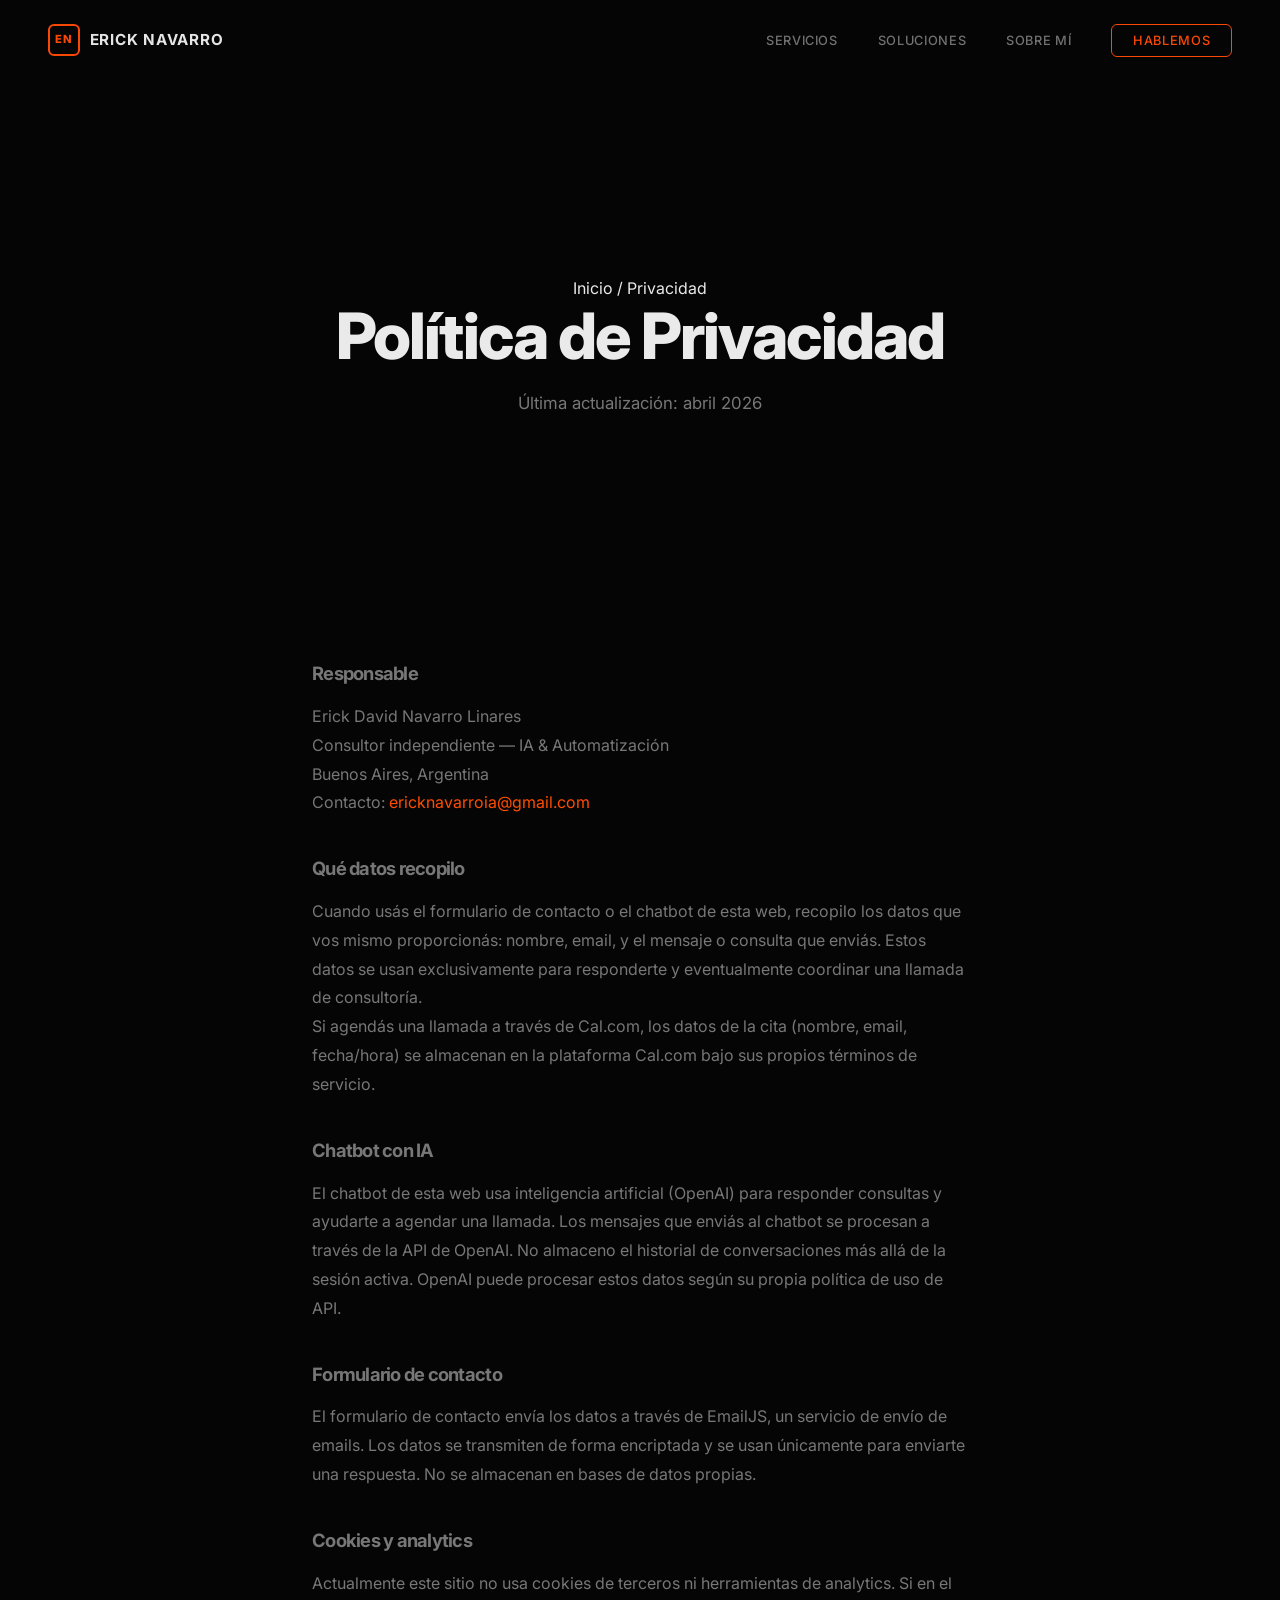
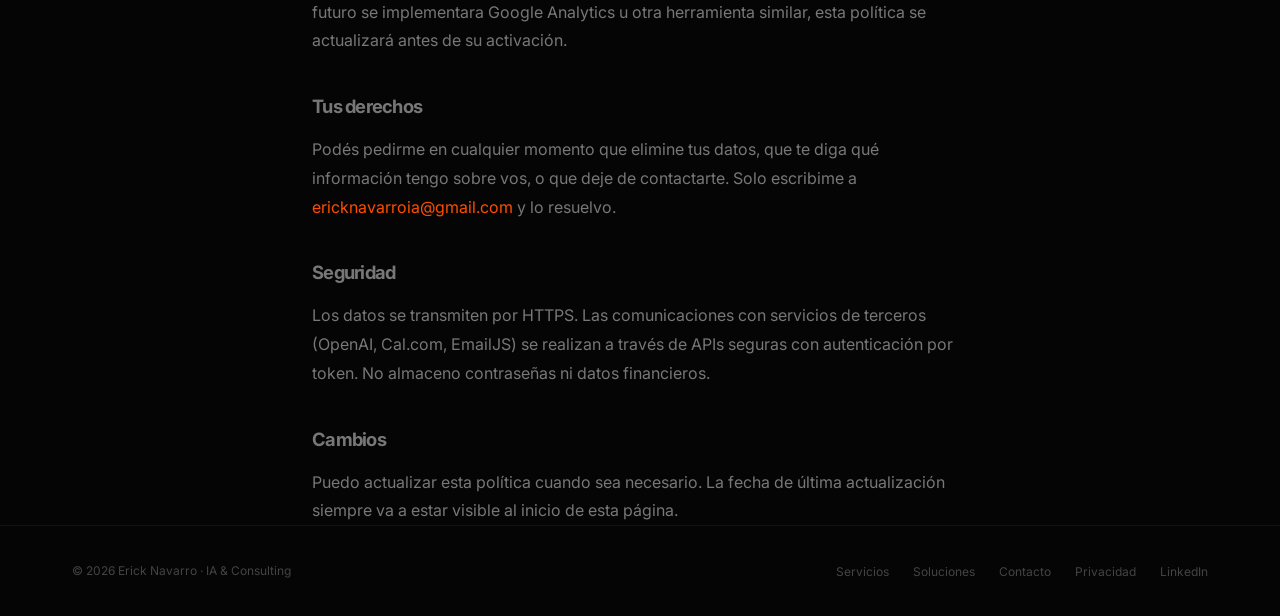
<file: privacidad.html>
<!DOCTYPE html>
<html lang="es">
<head>
    <meta charset="UTF-8">
    <meta name="viewport" content="width=device-width, initial-scale=1.0">
    <link rel="icon" type="image/x-icon" href="favicon.ico">
    <link rel="icon" type="image/svg+xml" href="favicon/favicon.svg">
    <link rel="icon" type="image/png" sizes="32x32" href="favicon/favicon-32x32.png">
    <link rel="icon" type="image/png" sizes="16x16" href="favicon/favicon-16x16.png">
    <link rel="apple-touch-icon" sizes="180x180" href="favicon/apple-touch-icon.png">
    <link rel="manifest" href="site.webmanifest">
    <title>Política de Privacidad | Erick Navarro</title>
    <meta name="description" content="Política de privacidad y manejo de datos personales del sitio web de Erick Navarro - IA & Consulting.">
    <meta name="theme-color" content="#ff4d00">
    <link rel="canonical" href="https://ericknavarro.ai/privacidad">
    <meta property="og:title" content="Política de Privacidad | Erick Navarro">
    <meta property="og:description" content="Política de privacidad y manejo de datos personales del sitio web de Erick Navarro - IA & Consulting.">
    <meta property="og:type" content="website">
    <meta property="og:url" content="https://ericknavarro.ai/privacidad">
    <meta property="og:image" content="https://ericknavarro.ai/og-image.png">
    <meta property="og:locale" content="es_AR">
    <meta property="og:site_name" content="Erick Navarro - IA & Consulting">
    <meta name="twitter:card" content="summary_large_image">
    <meta name="twitter:title" content="Política de Privacidad | Erick Navarro">
    <meta name="twitter:description" content="Política de privacidad y manejo de datos personales del sitio web de Erick Navarro - IA & Consulting.">
    <meta name="twitter:image" content="https://ericknavarro.ai/og-image.png">
    <link rel="preconnect" href="https://fonts.googleapis.com">
    <link rel="preconnect" href="https://fonts.gstatic.com" crossorigin>
    <link href="https://fonts.googleapis.com/css2?family=Inter:wght@300;400;500;600;700;800;900&family=Space+Mono:wght@400;700&display=swap" rel="stylesheet">
    <link rel="stylesheet" href="css/styles.css?v=20260603">
</head>
<body>

<div class="scroll-progress" id="scrollProgress"></div>

<!-- Navigation -->
<nav class="nav">
    <a href="index.html" class="nav-logo">
        <div class="icon">EN</div>
        Erick Navarro
    </a>
    <ul class="nav-links" id="navLinks">
        <li><a href="servicios.html">Servicios</a></li>
        <li><a href="casos.html">Soluciones</a></li>
        <li><a href="sobre-mi.html">Sobre mí</a></li>
        <li><a href="contacto.html" class="nav-cta magnetic-btn">Hablemos</a></li>
    </ul>
    <button class="mobile-toggle" id="mobileToggle" aria-label="Menú">
        <span></span><span></span><span></span>
    </button>
</nav>

<!-- Page Hero -->
<section class="page-hero">
    <div class="container">
        <div class="breadcrumb"><a href="index.html">Inicio</a> <span class="sep">/</span> Privacidad</div>
        <h1 class="heading heading-xl">Política de Privacidad</h1>
        <p class="subtext">Última actualización: abril 2026</p>
    </div>
</section>

<!-- Content -->
<section class="content-section">
    <div class="container" style="max-width: 720px;">
        <div class="legal-content" style="line-height: 1.8; color: var(--text2);">

            <h2 class="heading heading-sm" style="margin-bottom: 1rem; margin-top: 2rem;">Responsable</h2>
            <p>
                Erick David Navarro Linares<br>
                Consultor independiente — IA & Automatización<br>
                Buenos Aires, Argentina<br>
                Contacto: <a href="mailto:ericknavarroia@gmail.com" style="color: var(--accent);">ericknavarroia@gmail.com</a>
            </p>

            <h2 class="heading heading-sm" style="margin-bottom: 1rem; margin-top: 2.5rem;">Qué datos recopilo</h2>
            <p>
                Cuando usás el formulario de contacto o el chatbot de esta web, recopilo los datos que vos mismo proporcionás: nombre, email, y el mensaje o consulta que enviás. Estos datos se usan exclusivamente para responderte y eventualmente coordinar una llamada de consultoría.
            </p>
            <p>
                Si agendás una llamada a través de Cal.com, los datos de la cita (nombre, email, fecha/hora) se almacenan en la plataforma Cal.com bajo sus propios términos de servicio.
            </p>

            <h2 class="heading heading-sm" style="margin-bottom: 1rem; margin-top: 2.5rem;">Chatbot con IA</h2>
            <p>
                El chatbot de esta web usa inteligencia artificial (OpenAI) para responder consultas y ayudarte a agendar una llamada. Los mensajes que enviás al chatbot se procesan a través de la API de OpenAI. No almaceno el historial de conversaciones más allá de la sesión activa. OpenAI puede procesar estos datos según su propia política de uso de API.
            </p>

            <h2 class="heading heading-sm" style="margin-bottom: 1rem; margin-top: 2.5rem;">Formulario de contacto</h2>
            <p>
                El formulario de contacto envía los datos a través de EmailJS, un servicio de envío de emails. Los datos se transmiten de forma encriptada y se usan únicamente para enviarte una respuesta. No se almacenan en bases de datos propias.
            </p>

            <h2 class="heading heading-sm" style="margin-bottom: 1rem; margin-top: 2.5rem;">Cookies y analytics</h2>
            <p>
                Actualmente este sitio no usa cookies de terceros ni herramientas de analytics. Si en el futuro se implementara Google Analytics u otra herramienta similar, esta política se actualizará antes de su activación.
            </p>

            <h2 class="heading heading-sm" style="margin-bottom: 1rem; margin-top: 2.5rem;">Tus derechos</h2>
            <p>
                Podés pedirme en cualquier momento que elimine tus datos, que te diga qué información tengo sobre vos, o que deje de contactarte. Solo escribime a <a href="mailto:ericknavarroia@gmail.com" style="color: var(--accent);">ericknavarroia@gmail.com</a> y lo resuelvo.
            </p>

            <h2 class="heading heading-sm" style="margin-bottom: 1rem; margin-top: 2.5rem;">Seguridad</h2>
            <p>
                Los datos se transmiten por HTTPS. Las comunicaciones con servicios de terceros (OpenAI, Cal.com, EmailJS) se realizan a través de APIs seguras con autenticación por token. No almaceno contraseñas ni datos financieros.
            </p>

            <h2 class="heading heading-sm" style="margin-bottom: 1rem; margin-top: 2.5rem;">Cambios</h2>
            <p>
                Puedo actualizar esta política cuando sea necesario. La fecha de última actualización siempre va a estar visible al inicio de esta página.
            </p>
        </div>
    </div>
</section>

<!-- Footer -->
<footer class="footer">
    <div class="container">
        <div class="footer-inner">
            <div class="footer-copy">&copy; 2026 Erick Navarro &middot; IA & Consulting</div>
            <ul class="footer-links">
                <li><a href="servicios.html">Servicios</a></li>
                <li><a href="casos.html">Soluciones</a></li>
                <li><a href="contacto.html">Contacto</a></li>
                <li><a href="privacidad.html">Privacidad</a></li>
                <li><a href="https://www.linkedin.com/in/erickdavidnavarro" target="_blank" rel="noopener">LinkedIn</a></li>
            </ul>
        </div>
    </div>
</footer>

<script src="js/main.js?v=20260603"></script>
</body>
</html>
</file>
<file: css/styles.css>
*, *::before, *::after { margin: 0; padding: 0; box-sizing: border-box; }

        :root {
            --bg: #050505;
            --bg2: #0a0a0a;
            --bg3: #111;
            --card: #0d0d0d;
            --card-hover: #141414;
            --text: #eaeaea;
            --text2: #777;
            --text3: #444;
            --accent: #ff4d00;
            --accent2: #ff8c00;
            --glow: rgba(255, 77, 0, 0.25);
            --glow-soft: rgba(255, 77, 0, 0.06);
            --border: rgba(255,255,255,0.05);
            --border-h: rgba(255,77,0,0.2);
            --r: 16px;
            --font: 'Inter', sans-serif;
            --mono: 'Space Mono', monospace;
        }

        html { scroll-behavior: auto; font-size: 16px; }
        body {
            font-family: var(--font);
            background: var(--bg);
            color: var(--text);
            overflow-x: hidden;
            line-height: 1.6;
            cursor: pointer;
        }
        ::selection { background: var(--accent); color: #fff; }
        a { text-decoration: none; color: inherit; }

        /* ── Custom Cursor ── */
        .cursor-dot {
            position: fixed;
            width: 8px; height: 8px;
            background: var(--accent);
            border-radius: 50%;
            pointer-events: none;
            z-index: 10001;
            transition: transform 0.1s;
            mix-blend-mode: difference;
        }
        .cursor-ring {
            position: fixed;
            width: 40px; height: 40px;
            border: 1.5px solid rgba(255,77,0,0.5);
            border-radius: 50%;
            pointer-events: none;
            z-index: 10000;
            transition: width 0.3s, height 0.3s, border-color 0.3s;
        }
        .cursor-ring.hover {
            width: 60px; height: 60px;
            border-color: var(--accent);
            background: rgba(255,77,0,0.05);
        }

        /* ── Noise Overlay ── */
        .noise {
            position: fixed;
            top: 0; left: 0;
            width: 100%; height: 100%;
            background-image: url("data:image/svg+xml,%3Csvg viewBox='0 0 512 512' xmlns='http://www.w3.org/2000/svg'%3E%3Cfilter id='n'%3E%3CfeTurbulence type='fractalNoise' baseFrequency='0.7' numOctaves='4' stitchTiles='stitch'/%3E%3C/filter%3E%3Crect width='100%25' height='100%25' filter='url(%23n)' opacity='0.035'/%3E%3C/svg%3E");
            pointer-events: none;
            z-index: 9999;
        }

        /* ── Scrollbar ── */
        ::-webkit-scrollbar { width: 4px; }
        ::-webkit-scrollbar-track { background: var(--bg); }
        ::-webkit-scrollbar-thumb { background: var(--accent); border-radius: 2px; }

        /* ── NAV ── */
        .nav {
            position: fixed;
            top: 0; left: 0; right: 0;
            z-index: 1000;
            padding: 1.5rem 3rem;
            display: flex;
            justify-content: space-between;
            align-items: center;
            mix-blend-mode: difference;
        }
        .nav-logo {
            display: flex; align-items: center; gap: 0.6rem;
            font-weight: 700; font-size: 0.95rem;
            letter-spacing: 0.05em; text-transform: uppercase;
        }
        .nav-logo .icon {
            width: 32px; height: 32px;
            border: 2px solid var(--accent);
            border-radius: 6px;
            display: flex; align-items: center; justify-content: center;
            font-weight: 800; font-size: 0.7rem; color: var(--accent);
        }
        .nav-links {
            display: flex; gap: 2.5rem;
            list-style: none; align-items: center;
        }
        .nav-links a {
            font-size: 0.8rem; font-weight: 500;
            color: var(--text2); letter-spacing: 0.05em;
            text-transform: uppercase;
            transition: color 0.3s;
        }
        .nav-links a:hover { color: #fff; }
        .nav-cta {
            padding: 0.5rem 1.3rem;
            border: 1px solid var(--accent);
            color: var(--accent) !important;
            border-radius: 6px;
            font-weight: 600; font-size: 0.8rem;
            transition: all 0.3s;
        }
        .nav-cta:hover {
            background: var(--accent); color: #fff !important;
            box-shadow: 0 0 30px var(--glow);
        }
        .mobile-toggle { display: none; background: none; border: none; cursor: pointer; padding: 5px; }
        .mobile-toggle span { display: block; width: 22px; height: 1.5px; background: #fff; margin: 5px 0; transition: 0.3s; }

        /* ── LAYOUT ── */
        .container { max-width: 1200px; margin: 0 auto; padding: 0 2rem; }
        section { position: relative; z-index: 1; }

        .label {
            font-family: var(--mono); font-size: 0.7rem;
            color: var(--accent); text-transform: uppercase;
            letter-spacing: 0.2em; margin-bottom: 1.5rem;
            display: flex; align-items: center; gap: 1rem;
        }
        .label::before {
            content: ''; width: 30px; height: 1px;
            background: var(--accent);
        }
        .heading {
            font-size: clamp(2rem, 4vw, 3.2rem);
            font-weight: 800; letter-spacing: -0.04em;
            line-height: 1.1; margin-bottom: 1rem;
        }
        .subtext {
            font-size: 1rem; color: var(--text2);
            max-width: 500px; line-height: 1.7;
        }

        /* ── Buttons ── */
        .btn {
            position: relative;
            display: inline-flex; align-items: center; gap: 0.6rem;
            padding: 0.9rem 2rem;
            font-family: var(--font);
            font-weight: 600; font-size: 0.9rem;
            border-radius: 10px; border: none;
            cursor: pointer; transition: all 0.3s;
            overflow: hidden;
        }
        .btn-fill {
            background: var(--accent); color: #fff;
        }
        .btn-fill::before {
            content: '';
            position: absolute; top: 50%; left: 50%;
            width: 0; height: 0;
            background: rgba(255,255,255,0.15);
            border-radius: 50%;
            transform: translate(-50%, -50%);
            transition: width 0.5s, height 0.5s;
        }
        .btn-fill:hover::before { width: 300px; height: 300px; }
        .btn-fill:hover { box-shadow: 0 0 40px var(--glow); transform: translateY(-2px); }

        .btn-outline {
            background: rgba(255,255,255,0.04);
            color: #ffffff;
            border: 1px solid rgba(255,255,255,0.28);
        }
        .btn-outline:hover {
            border-color: rgba(255,255,255,0.55);
            background: rgba(255,255,255,0.08);
        }

        /* ── SERVICES ── */
        .services { padding: 10rem 0; }
        .services-grid {
            display: grid;
            grid-template-columns: 1.2fr 1fr;
            grid-template-rows: auto auto;
            gap: 1.2rem;
            margin-top: 3rem;
        }
        .s-card {
            background: var(--card);
            border: 1px solid var(--border);
            border-radius: var(--r);
            padding: 2.2rem;
            position: relative;
            overflow: hidden;
            transition: border-color 0.3s, transform 0.3s;
            text-decoration: none;
            color: inherit;
            display: block;
        }
        .s-card:hover {
            border-color: var(--accent);
            transform: translateY(-3px);
        }
        .s-card .light { display: none; }
        .s-card-arrow {
            position: absolute; top: 2.2rem; right: 2.2rem;
            opacity: 0.4; transition: opacity 0.3s, transform 0.3s;
        }
        .s-card:hover .s-card-arrow {
            opacity: 1;
            transform: translate(4px, -4px);
        }

        .s-card.big { grid-row: span 2; }
        .s-card .s-icon {
            width: 44px; height: 44px;
            border: 1px solid rgba(255,77,0,0.15);
            border-radius: 10px;
            background: var(--glow-soft);
            display: flex; align-items: center; justify-content: center;
            font-size: 1.2rem;
            margin-bottom: 1.5rem;
        }
        .s-card h3 {
            font-size: 1.1rem; font-weight: 700;
            letter-spacing: -0.02em; margin-bottom: 0.75rem;
        }
        .s-card.big h3 { font-size: 1.4rem; }
        .s-card p { font-size: 0.88rem; color: var(--text2); line-height: 1.65; }
        .s-tags { display: flex; flex-wrap: wrap; gap: 0.4rem; margin-top: 1.2rem; }
        .s-tag {
            font-family: var(--mono); font-size: 0.65rem;
            padding: 0.25rem 0.6rem;
            background: rgba(255,255,255,0.03);
            border: 1px solid var(--border);
            border-radius: 5px; color: var(--text2);
        }

        /* ── PROCESS ── */
        .process {
            padding: 10rem 0;
            background: var(--bg2);
            border-top: 1px solid var(--border);
            border-bottom: 1px solid var(--border);
        }
        .process-track {
            display: flex;
            gap: 0;
            margin-top: 4rem;
            position: relative;
        }
        /* SVG connecting line */
        .process-line {
            position: absolute;
            top: 40px;
            left: 0; right: 0;
            height: 2px;
            z-index: 0;
        }
        .process-line-fill {
            height: 100%;
            width: 0%;
            background: linear-gradient(90deg, var(--accent), var(--accent2));
            border-radius: 2px;
        }
        .p-step {
            flex: 1;
            text-align: center;
            padding: 0 1rem;
            position: relative;
            z-index: 1;
        }
        .p-num {
            width: 80px; height: 80px;
            margin: 0 auto 1.5rem;
            border-radius: 50%;
            border: 2px solid var(--border);
            display: flex; align-items: center; justify-content: center;
            font-family: var(--mono); font-size: 1.8rem; font-weight: 700;
            color: var(--text3);
            background: var(--bg2);
            transition: all 0.5s;
        }
        .p-step.active .p-num {
            border-color: var(--accent);
            color: var(--accent);
            box-shadow: 0 0 30px var(--glow);
        }
        .p-step h3 { font-size: 1rem; font-weight: 700; margin-bottom: 0.4rem; }
        .p-step p { font-size: 0.82rem; color: var(--text2); line-height: 1.55; max-width: 220px; margin: 0 auto; }

        /* ── RESULTS ── */
        .results { padding: 10rem 0; }
        .results-grid {
            display: grid;
            grid-template-columns: repeat(4, 1fr);
            gap: 1.2rem;
            margin-top: 3rem;
        }
        .r-card {
            text-align: center;
            padding: 3rem 1.5rem;
            background: var(--card);
            border: 1px solid var(--border);
            border-radius: var(--r);
            position: relative;
            overflow: hidden;
        }
        .r-card::after {
            content: '';
            position: absolute;
            bottom: 0; left: 0; right: 0;
            height: 0%;
            background: linear-gradient(to top, rgba(255,77,0,0.03), transparent);
            transition: height 0.6s;
        }
        .r-card:hover::after { height: 100%; }
        .r-num {
            font-size: 3.5rem; font-weight: 900;
            font-family: var(--mono);
            letter-spacing: -0.05em;
            background: linear-gradient(135deg, var(--accent), var(--accent2));
            -webkit-background-clip: text;
            -webkit-text-fill-color: transparent;
            background-clip: text;
            line-height: 1; margin-bottom: 0.5rem;
            position: relative; z-index: 1;
        }
        .r-label {
            font-size: 0.82rem; color: var(--text2);
            position: relative; z-index: 1;
        }

        /* ── ABOUT ── */
        .about { padding: 10rem 0; }
        .about-grid {
            display: grid;
            grid-template-columns: 0.9fr 1.1fr;
            gap: 5rem;
            align-items: center;
            margin-top: 3rem;
        }
        .about-visual {
            position: relative;
            aspect-ratio: 3/4;
        }
        .about-box {
            width: 100%; height: 100%;
            border: 1px solid var(--border);
            border-radius: var(--r);
            background: var(--card);
            display: flex;
            flex-direction: column;
            align-items: center;
            justify-content: center;
            position: relative;
            overflow: hidden;
        }
        .about-box canvas {
            position: absolute;
            top: 0; left: 0;
            width: 100%; height: 100%;
            opacity: 0.3;
        }
        .about-initials {
            font-size: 7rem; font-weight: 900;
            background: linear-gradient(135deg, var(--accent), var(--accent2));
            -webkit-background-clip: text;
            -webkit-text-fill-color: transparent;
            background-clip: text;
            position: relative; z-index: 1;
            letter-spacing: -0.05em;
        }
        .about-sub {
            font-family: var(--mono); font-size: 0.75rem;
            color: var(--text3); letter-spacing: 0.2em;
            text-transform: uppercase;
            position: relative; z-index: 1;
            margin-top: 0.5rem;
        }
        .about-float {
            position: absolute;
            bottom: -1rem; right: -1rem;
            background: var(--bg);
            border: 1px solid var(--border);
            border-radius: 12px;
            padding: 1.2rem 1.5rem;
            z-index: 2;
        }
        .about-float .num { font-size: 1.8rem; font-weight: 800; color: var(--accent); font-family: var(--mono); }
        .about-float .lbl { font-size: 0.65rem; color: var(--text2); }

        .about-text h3 { font-size: 1.6rem; font-weight: 700; letter-spacing: -0.03em; margin-bottom: 1.2rem; }
        .about-text p { color: var(--text2); line-height: 1.75; margin-bottom: 1rem; font-size: 0.95rem; }
        .about-text .highlight { color: var(--accent); font-weight: 600; }

        .stack { display: flex; flex-wrap: wrap; gap: 0.4rem; margin-top: 2rem; }
        .stack-item {
            font-family: var(--mono); font-size: 0.7rem;
            padding: 0.35rem 0.75rem;
            border: 1px solid rgba(255,77,0,0.15);
            border-radius: 5px;
            color: var(--accent);
            background: var(--glow-soft);
            transition: all 0.3s;
        }
        .stack-item:hover {
            background: var(--accent);
            color: #fff;
            box-shadow: 0 0 15px var(--glow);
        }

        /* ── CTA ── */
        .cta {
            padding: 12rem 0;
            text-align: center;
            position: relative;
            overflow: hidden;
        }
        .cta-glow {
            position: absolute;
            top: 50%; left: 50%;
            transform: translate(-50%, -50%);
            width: 600px; height: 600px;
            background: radial-gradient(circle, rgba(255,77,0,0.08), transparent 60%);
            pointer-events: none;
            animation: breathe 4s ease-in-out infinite alternate;
        }
        @keyframes breathe {
            0% { transform: translate(-50%,-50%) scale(0.9); opacity: 0.5; }
            100% { transform: translate(-50%,-50%) scale(1.1); opacity: 1; }
        }
        .cta-content { position: relative; z-index: 2; }
        .cta h2 {
            font-size: clamp(2.5rem, 5vw, 4rem);
            font-weight: 900; letter-spacing: -0.05em;
            line-height: 1.05; margin-bottom: 1.5rem;
        }
        .cta .subtext { max-width: 460px; margin: 0 auto 2.5rem; }
        .cta-actions { display: flex; gap: 1rem; justify-content: center; flex-wrap: wrap; }
        .cta-email {
            font-family: var(--mono); font-size: 0.8rem;
            color: var(--text3); margin-top: 2rem;
            display: flex; align-items: center; gap: 0.5rem;
            justify-content: center;
        }

        /* ── FOOTER ── */
        .footer {
            padding: 2rem 0;
            border-top: 1px solid var(--border);
            position: relative; z-index: 1;
        }
        .footer-inner {
            display: flex; justify-content: space-between; align-items: center;
        }
        .footer-copy { font-size: 0.75rem; color: var(--text3); }
        .footer-links { display: flex; gap: 1.5rem; list-style: none; }
        .footer-links a { font-size: 0.75rem; color: var(--text3); transition: color 0.3s; }
        .footer-links a:hover { color: var(--accent); }

        /* ── CASE STUDY (Before/After) ── */
        .case-study {
            padding: 10rem 0;
            background: var(--bg2);
            border-top: 1px solid var(--border);
            border-bottom: 1px solid var(--border);
        }
        .case-grid {
            display: grid;
            grid-template-columns: 1fr 80px 1fr;
            gap: 0;
            margin-top: 3rem;
            align-items: stretch;
        }
        .case-panel {
            background: var(--card);
            border: 1px solid var(--border);
            border-radius: var(--r);
            padding: 2.5rem;
            position: relative;
        }
        .case-panel.before { border-color: rgba(255,60,60,0.15); }
        .case-panel.after { border-color: rgba(0,255,130,0.15); }
        .case-panel .tag {
            font-family: var(--mono); font-size: 0.65rem;
            text-transform: uppercase; letter-spacing: 0.15em;
            margin-bottom: 1.5rem; font-weight: 700;
        }
        .case-panel.before .tag { color: #ff4444; }
        .case-panel.after .tag { color: #00ff82; }
        .case-panel h4 { font-size: 1.1rem; font-weight: 700; margin-bottom: 0.75rem; }
        .case-panel ul {
            list-style: none; padding: 0;
        }
        .case-panel li {
            font-size: 0.85rem; color: var(--text2);
            padding: 0.6rem 0;
            border-bottom: 1px solid var(--border);
            display: flex; align-items: center; gap: 0.5rem;
            line-height: 1.5;
        }
        .case-panel li:last-child { border-bottom: none; }
        .case-panel.before li::before { content: '✗'; color: #ff4444; font-weight: 700; }
        .case-panel.after li::before { content: '✓'; color: #00ff82; font-weight: 700; }
        .case-arrow {
            display: flex; align-items: center; justify-content: center;
            font-size: 2rem; color: var(--accent);
        }
        .case-arrow svg { animation: arrowPulse 2s ease-in-out infinite; }
        @keyframes arrowPulse {
            0%,100% { transform: translateX(0); opacity: 0.5; }
            50% { transform: translateX(5px); opacity: 1; }
        }
        .case-bottom {
            margin-top: 2rem;
            padding: 1.5rem 2rem;
            background: var(--card);
            border: 1px solid var(--border);
            border-radius: var(--r);
        }

        /* ═══════════════════════════════════════
           RESPONSIVE — Mobile Navigation
           ═══════════════════════════════════════ */

        @media (max-width: 900px) {
            .two-col { grid-template-columns: 1fr; gap: 2rem; }
            .case-grid { grid-template-columns: 1fr; }
            .case-arrow { transform: rotate(90deg); }
        }

        @media (max-width: 768px) {
            .nav { padding: 1rem 1.5rem; }

            .nav-links {
                display: none;
                position: fixed;
                top: 0;
                left: 0;
                right: 0;
                bottom: 0;
                background: rgba(5, 5, 5, 0.97);
                flex-direction: column;
                justify-content: center;
                align-items: center;
                gap: 2rem;
                z-index: 999;
                backdrop-filter: blur(10px);
                -webkit-backdrop-filter: blur(10px);
            }

            .nav-links.open {
                display: flex;
            }

            .nav-links a {
                font-size: 1.2rem;
                letter-spacing: 0.08em;
            }

            .nav-cta {
                font-size: 1rem;
                padding: 0.7rem 1.8rem;
            }

            .mobile-toggle {
                display: block;
                z-index: 1001;
                position: relative;
            }

            /* Hamburger to X animation */
            .mobile-toggle.active span:nth-child(1) {
                transform: rotate(45deg) translate(5px, 5px);
            }
            .mobile-toggle.active span:nth-child(2) {
                opacity: 0;
            }
            .mobile-toggle.active span:nth-child(3) {
                transform: rotate(-45deg) translate(5px, -5px);
            }

            /* Page hero spacing */
            .page-hero { padding: 7rem 0 3rem; }
            .page-hero h1 { font-size: clamp(1.8rem, 8vw, 2.5rem); }

            /* Sections */
            .content-section { padding: 3rem 0; }
            .section-header h2 { font-size: 1.5rem; }

            /* Steps */
            .steps-inline { grid-template-columns: 1fr 1fr; }

            /* Cards */
            .feature-cards { grid-template-columns: 1fr; }

            /* Hero actions stack */
            .hero-actions { flex-direction: column; width: 100%; }
            .hero-actions .btn { width: 100%; justify-content: center; }

            /* Contact */
            .contact-row-cta { flex-direction: column; gap: 0.8rem; }

            /* Footer */
            .footer-inner { flex-direction: column; gap: 1rem; text-align: center; }
        }

        @media (max-width: 480px) {
            .container { padding: 0 1.2rem; }
            .steps-inline { grid-template-columns: 1fr; }
            .pricing-grid { grid-template-columns: 1fr; }
        }
/* Testimonios */
.test-grid { display: grid; grid-template-columns: repeat(2, 1fr); gap: 2rem; }
@media (max-width: 768px) { .test-grid { grid-template-columns: 1fr; } }

/* ═══════════════════════════════════════════════════════════════
   GLOBAL ELEMENTS — usados por TODAS las páginas (canvas, scroll,
   page-hero, headings, CTA banner, WhatsApp float, etc.)
   ═══════════════════════════════════════════════════════════════ */

/* Particle canvas: si no es fixed, ocupa viewport en flujo y empuja todo */
#particleCanvas {
    position: fixed;
    top: 0; left: 0;
    width: 100%; height: 100%;
    z-index: 0;
    pointer-events: none;
}

.scroll-progress {
    position: fixed;
    top: 0; left: 0;
    height: 2px;
    background: linear-gradient(90deg, var(--accent), var(--accent2));
    z-index: 10002;
    width: 0%;
    transition: width 0.05s linear;
}

.page-hero {
    min-height: 70vh;
    padding: 8rem 0 4rem;
    display: flex;
    flex-direction: column;
    justify-content: center;
    align-items: center;
    text-align: center;
    position: relative;
    z-index: 2;
}
.page-hero .container {
    position: relative;
    z-index: 2;
    max-width: 880px;
}
.page-hero .subtext {
    max-width: 640px;
    margin: 1.25rem auto 0;
    text-align: center;
    font-size: 1.05rem;
}

.heading-xl { font-size: clamp(2.4rem, 6vw, 4rem); font-weight: 800; letter-spacing: -0.03em; line-height: 1.05; }
.heading-lg { font-size: clamp(1.8rem, 4vw, 2.6rem); font-weight: 800; letter-spacing: -0.02em; line-height: 1.15; }
.heading-md { font-size: clamp(1.4rem, 3vw, 2rem); font-weight: 800; line-height: 1.2; }
.heading-sm { font-size: 1.15rem; font-weight: 700; line-height: 1.3; }

.accent-word {
    color: var(--accent);
    position: relative;
}

/* CTA Banner final (usado por casos, contacto, etc.) */
.cta-banner {
    padding: 5rem 0;
    background: linear-gradient(135deg, rgba(255,77,0,0.08), rgba(255,77,0,0.02));
    border-top: 1px solid var(--border);
    border-bottom: 1px solid var(--border);
    text-align: center;
}
.cta-banner .container { max-width: 720px; }
.cta-banner .heading { margin-bottom: 1rem; }
.cta-banner .subtext {
    max-width: 540px;
    margin: 0 auto 2rem;
    text-align: center;
}
.cta-banner .btn-fill { margin-bottom: 2rem; }

/* Contacto prominente (email/teléfono destacados) */
.contact-prominent {
    display: inline-flex;
    align-items: center;
    gap: 0.55rem;
    font-size: 0.92rem;
    font-weight: 500;
    color: var(--text);
    text-decoration: none;
    padding: 0.5rem 0;
    border-bottom: 1px solid transparent;
    transition: color 0.25s, border-color 0.25s;
}
.contact-prominent svg { color: var(--accent); flex-shrink: 0; }
.contact-prominent:hover {
    color: #ffffff;
    border-bottom-color: var(--accent);
}
.contact-prominent-lg { font-size: 1.02rem; font-weight: 600; }
.contact-row-cta {
    display: flex;
    gap: 2.5rem;
    justify-content: center;
    flex-wrap: wrap;
    margin-top: 2rem;
    padding-top: 2rem;
    border-top: 1px solid var(--border);
}

/* WhatsApp burbujita flotante */
.wa-float {
    position: fixed;
    bottom: 2rem;
    right: 2rem;
    width: 56px;
    height: 56px;
    background: #25d366;
    border-radius: 50%;
    display: flex;
    align-items: center;
    justify-content: center;
    z-index: 9998;
    box-shadow: 0 4px 20px rgba(37,211,102,0.4);
    transition: all 0.3s;
    cursor: pointer;
}
.wa-float:hover {
    transform: scale(1.1);
    box-shadow: 0 6px 30px rgba(37,211,102,0.6);
}
.wa-float svg {
    width: 28px;
    height: 28px;
    fill: #fff;
}

/* Tag base (chip pequeño) */
.tag {
    display: inline-flex;
    align-items: center;
    padding: 0.3rem 0.7rem;
    font-family: var(--mono);
    font-size: 0.65rem;
    font-weight: 700;
    color: var(--text2);
    background: rgba(255,255,255,0.03);
    border: 1px solid var(--border);
    border-radius: 999px;
    letter-spacing: 0.05em;
    text-transform: uppercase;
}

@media (max-width: 768px) {
    .cta-banner { padding: 3.5rem 0; }
    .contact-row-cta { gap: 1.25rem; margin-top: 1.5rem; padding-top: 1.5rem; }
    .wa-float { width: 50px; height: 50px; bottom: 1rem; right: 1rem; }
    .wa-float svg { width: 24px; height: 24px; }
}
</file>
